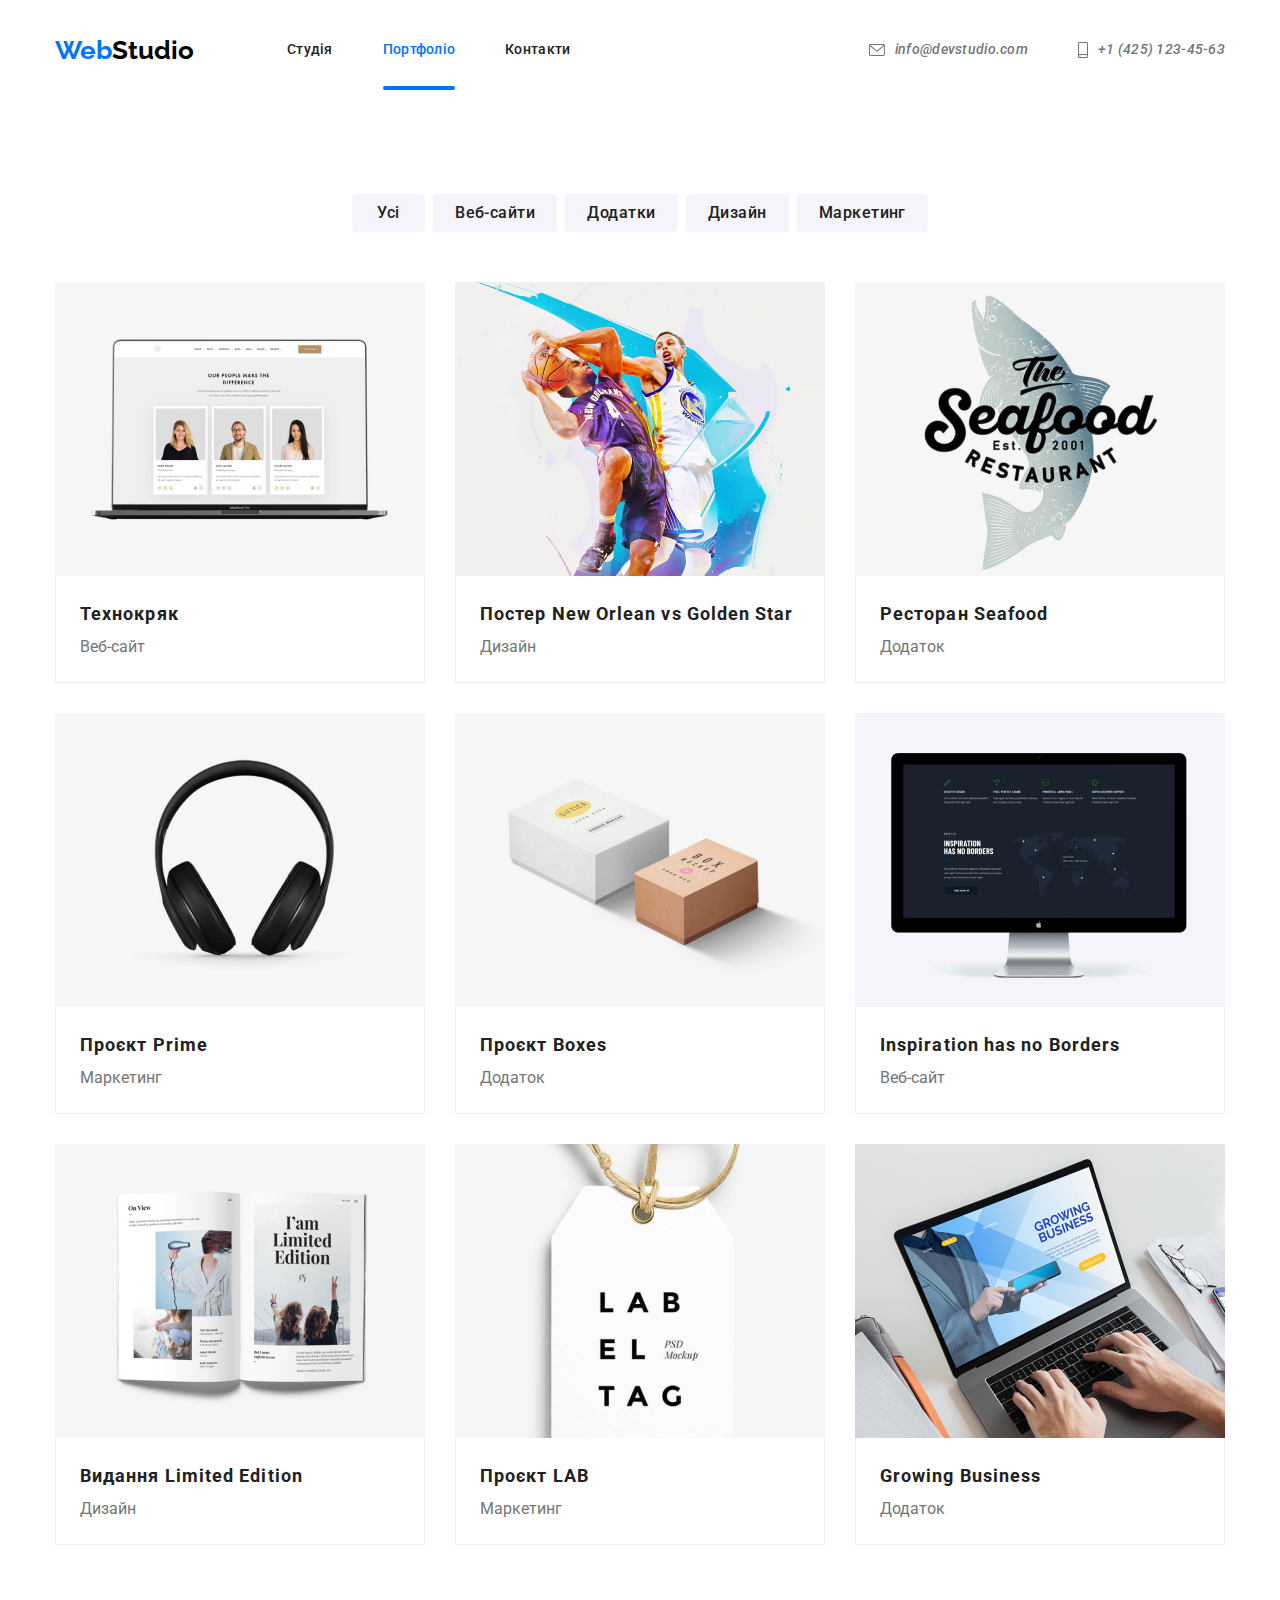
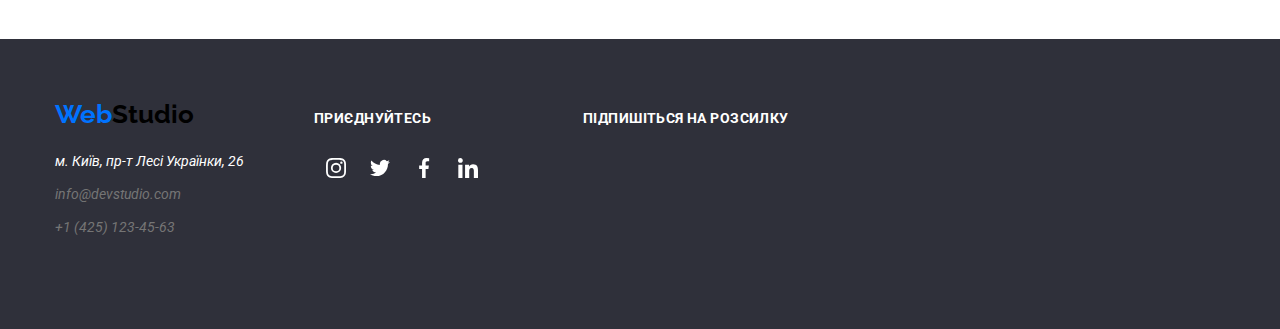
<file: portfolio.html>
<!DOCTYPE html>
<html lang="uk">

<head>
	<meta charset="UTF-8">
	<meta http-equiv="X-UA-Compatible" content="IE=edge">
	<meta name="viewport" content="width=device-width, initial-scale=1.0">
	<title>Document</title>
	<!-- Шрифти -->
	<link rel="preconnect" href="https://fonts.googleapis.com">
	<link rel="preconnect" href="https://fonts.gstatic.com" crossorigin>
	<link href="https://fonts.googleapis.com/css2?family=Raleway:wght@700&family=Roboto:wght@400;500;700;900&display=swap"
		rel="stylesheet">
	<!-- Стилі -->
	<link href="https://cdn.jsdelivr.net/npm/modern-normalize@2.0.0/modern-normalize.min.css" rel="stylesheet">
	<link rel="stylesheet" href="./css/styles.css">
</head>

<body>
	<div class="wrapper">
		<header class="header">
			<div class="container">
				<a href="" class="logo" title="Логотип" rel="noreferrer noopener"><span class="accent">Web</span>Studio</a>
				<nav class="header-menu">
					<ul class="header-list">
						<li class="header-item">
							<a href="./index.html" class="header-link" rel="noreferrer noopener">Студія</a>
						</li>
						<li class="header-item">
							<a href="" class="header-link active" rel="noreferrer noopener">Портфоліо</a>
						</li>
						<li class="header-item">
							<a href="" class="header-link" rel="noreferrer noopener">Контакти</a>
						</li>
					</ul>
				</nav>
				<address class="header-address">
					<a class="address-link" href="mailto:info@devstudio.com" rel="noreferrer noopener">
						<svg class="header-icon envelope">
							<use href="./image/svg/symbol-defs.svg#icon-envelope"></use>
						</svg>
						info@devstudio.com
					</a>
					<a class="address-link" href="tel:+14251234563" rel="noreferrer noopener">
						<svg class="header-icon smartphone">
							<use href="./image/svg/symbol-defs.svg#icon-smartphone"></use>
						</svg>
						+1 (425) 123-45-63
					</a>
				</address>
			</div>
		</header>
		<main class="page">
			<div class="container">
				<section class="category">
					<h1 class="category-title">Секція category</h1>
					<ul class="category-btn btn-list">
						<li class="btn-item"><button type="button" class="btn" type="button">Усі</button></li>
						<li class="btn-item"><button type="button" class="btn" type="button">Веб-сайти</button></li>
						<li class="btn-item"><button type="button" class="btn" type="button">Додатки</button></li>
						<li class="btn-item"><button type="button" class="btn" type="button">Дизайн</button></li>
						<li class="btn-item"><button type="button" class="btn" type="button">Маркетинг</button></li>
					</ul>
					<ul class="category-columns">
						<li class="category-column column">
							<a class="column-link" href="" rel="noreferrer noopener">
								<div class="category-column-active">
									<img class="column-image" width="370" height="294" src="./image/portfolio/img.jpg"
										alt="Веб-сайт Технокряк">
									<p>Ресурс пропонує комплексні пропозиції з різним рівнем функціоналу та сервісів. Все це дозволить
										відвідувачу отримати
										вичерпні відомості про компанію чи приватну особу.</p>
								</div>
								<div class="column-text">
									<h2 class="column-title">Технокряк</h2>
									<p class="column-subtitle">Веб-сайт</p>
								</div>
							</a>
						</li>
						<li class="category-column column">
							<a class="column-link" href="" rel="noreferrer noopener">
								<div class="category-column-active">
									<img class="column-image" width="370" height="294" src="./image/portfolio/img-01.jpg"
										alt="Дизайн Постер New Orlean vs Golden Star">
									<p>Ресурс пропонує комплексні пропозиції з різним рівнем функціоналу та сервісів. Все це дозволить
										відвідувачу отримати
										вичерпні відомості про компанію чи приватну особу.</p>
								</div>
								<div class="column-text">
									<h2 class="column-title">Постер New Orlean vs Golden Star</h2>
									<p class="column-subtitle">Дизайн</p>
								</div>
							</a>
						</li>
						<li class="category-column column">
							<a class="column-link" href="" rel="noreferrer noopener">
								<div class="category-column-active">
									<img class="column-image" width="370" height="294" src="./image/portfolio/img-02.jpg"
										alt="Додаток Ресторан Seafood">
									<p>Ресурс пропонує комплексні пропозиції з різним рівнем функціоналу та сервісів. Все це дозволить
										відвідувачу отримати
										вичерпні відомості про компанію чи приватну особу.</p>
								</div>
								<div class="column-text">
									<h2 class="column-title">Ресторан Seafood</h2>
									<p class="column-subtitle">Додаток</p>
								</div>
							</a>
						</li>
						<li class="category-column column">
							<a class="column-link" href="" rel="noreferrer noopener">
								<div class="category-column-active">
									<img class="column-image" width="370" height="294" src="./image/portfolio/img-03.jpg"
										alt="Маркетинг Проєкт Prime">
									<p>Ресурс пропонує комплексні пропозиції з різним рівнем функціоналу та сервісів. Все це дозволить
										відвідувачу отримати
										вичерпні відомості про компанію чи приватну особу.</p>
								</div>
								<div class="column-text">
									<h2 class="column-title">Проєкт Prime</h2>
									<p class="column-subtitle">Маркетинг</p>
								</div>
							</a>
						</li>
						<li class="category-column column">
							<a class="column-link" href="" rel="noreferrer noopener">
								<div class="category-column-active">
									<img class="column-image" width="370" height="294" src="./image/portfolio/img-04.jpg"
										alt="Додаток Проєкт Boxes">
									<p>Ресурс пропонує комплексні пропозиції з різним рівнем функціоналу та сервісів. Все це дозволить
										відвідувачу отримати
										вичерпні відомості про компанію чи приватну особу.</p>
								</div>
								<div class="column-text">
									<h2 class="column-title">Проєкт Boxes</h2>
									<p class="column-subtitle">Додаток</p>
								</div>
							</a>
						</li>
						<li class="category-column column">
							<a class="column-link" href="" rel="noreferrer noopener">
								<div class="category-column-active">
									<img class="column-image" width="370" height="294" src="./image/portfolio/img-05.jpg"
										alt="Inspiration has no Borders">
									<p>Ресурс пропонує комплексні пропозиції з різним рівнем функціоналу та сервісів. Все це дозволить
										відвідувачу отримати
										вичерпні відомості про компанію чи приватну особу.</p>
								</div>
								<div class="column-text">
									<h2 class="column-title">Inspiration has no Borders</h2>
									<p class="column-subtitle">Веб-сайт</p>
								</div>
							</a>
						</li>
						<li class="category-column column">
							<a class="column-link" href="" rel="noreferrer noopener">
								<div class="category-column-active">
									<img class="column-image" width="370" height="294" src="./image/portfolio/img-06.jpg"
										alt="Видання Limited Edition">
									<p>Ресурс пропонує комплексні пропозиції з різним рівнем функціоналу та сервісів. Все це дозволить
										відвідувачу отримати
										вичерпні відомості про компанію чи приватну особу.</p>
								</div>
								<div class="column-text">
									<h2 class="column-title">Видання Limited Edition</h2>
									<p class="column-subtitle">Дизайн</p>
								</div>
							</a>
						</li>
						<li class="category-column column">
							<a class="column-link" href="" rel="noreferrer noopener">
								<div class="category-column-active">
									<img class="column-image" width="370" height="294" src="./image/portfolio/img-07.jpg"
										alt="Маркетинг Проєкт LAB">
									<p>Ресурс пропонує комплексні пропозиції з різним рівнем функціоналу та сервісів. Все це дозволить
										відвідувачу отримати
										вичерпні відомості про компанію чи приватну особу.</p>
								</div>
								<div class="column-text">
									<h2 class="column-title">Проєкт LAB</h2>
									<p class="column-subtitle">Маркетинг</p>
								</div>
							</a>
						</li>
						<li class="category-column column">
							<a class="column-link" href="" rel="noreferrer noopener">
								<div class="category-column-active">
									<img class="column-image" width="370" height="294" src="./image/portfolio/img-08.jpg"
										alt="Додаток Growing Business">
									<p>Ресурс пропонує комплексні пропозиції з різним рівнем функціоналу та сервісів. Все це дозволить
										відвідувачу отримати
										вичерпні відомості про компанію чи приватну особу.</p>
								</div>
								<div class="column-text">
									<h2 class="column-title">Growing Business</h2>
									<p class="column-subtitle">Додаток</p>
								</div>
							</a>
						</li>
					</ul>
				</section>
			</div>
		</main>
		<footer class="footer">
			<div class="container">
				<div class="footer-column">
					<a href="" class="logo" title="Логотип" rel="noreferrer noopener"><span class="accent">Web</span>Studio</a>
					<address class="footer-address">
						<p>м. Київ, пр-т Лесі Українки, 26</p>
						<a href="mailto:info@devstudio.com">info@devstudio.com</a>
						<a href="tel:+14251234563">+1 (425) 123-45-63</a>
					</address>
				</div>
				<div class="footer-column-social">
					<h3 class="footer-title">приєднуйтесь</h3>
					<ul class="footer-social-list">
						<li class="social-item">
							<a class="social-link" href="" rel="noreferrer noopener">
								<svg class="social-icon icon-footer">
									<use href="./image/svg/symbol-defs.svg#icon-instagram-2"></use>
								</svg>
							</a>
						</li>
						<li class="social-item">
							<a class="social-link" href="" rel="noreferrer noopener">
								<svg class="social-icon icon-footer">
									<use href="./image/svg/symbol-defs.svg#icon-twitter-1"></use>
								</svg>
							</a>
						</li>
						<li class="social-item">
							<a class="social-link" href="" rel="noreferrer noopener">
								<svg class="social-icon icon-footer">
									<use href="./image/svg/symbol-defs.svg#icon-facebook-1"></use>
								</svg>
							</a>
						</li>
						<li class="social-item">
							<a class="social-link" href="" rel="noreferrer noopener">
								<svg class="social-icon icon-footer">
									<use href="./image/svg/symbol-defs.svg#icon-linkedin-1"></use>
								</svg>
							</a>
						</li>
					</ul>
				</div>
				<div class="footer-column-input">
					<h3 class="footer-title">Підпишіться на розсилку</h3>
				</div>
			</div>
		</footer>
	</div>
</body>

</html>
</file>
<file: css/styles.css>
html,
body {
  height: 100%;
  width: 100%;
  font-family: "Roboto", sans-serif;
  color: var(--most-of-color-text);
  font-size: 14px;
  background-color: var(--background-light);
}

.wrapper {
  display: flex;
  flex-direction: column;
  min-height: 100%;
}
/*Обнулення*/
h1,
h2,
h3,
h4,
h5,
h6,
ul,
p {
  padding: 0;
  margin: 0;
  font-size: inherit;
}

input,
button,
textarea {
  font-family: inherit;
}

input::-ms-clear {
  display: none;
}
button {
  cursor: pointer;
}
button::-moz-focus-inner {
  padding: 0;
  border: 0;
}
a,
a:visited {
  text-decoration: none;
}
a:hover {
  text-decoration: none;
}
ul li {
  list-style: none;
}
img {
  vertical-align: top;
}

/*--------------------*/

button {
  border: none;
}
/* --------------------------- */
ul {
  list-style-type: none;
}

/* Скритий елемент сторінки */
.features .page-title,
.category-title,
.checkbox-text {
  position: absolute;
  width: 1px;
  height: 1px;
  margin: -1px;
  border: 0;
  padding: 0;
  white-space: nowrap;
  overflow: hidden;
}

a {
  text-decoration: none;
}
/* ----------Ширина-контенту---------------------- */
.container {
  margin: 0 auto;
  max-width: 1200px;
  padding: 0 15px;
}

/* ---------Колір лого------------- */
:root {
  --brend-color: #0073ff;
  --most-of-color-text: #757575;
  /* ---------колір-тексту-світлий--- */
  --header-color-light: #ffffff;
  --title-light: #ffffff;
  --logo-light: #ffffff;

  /* ---------колір-тексту-темний--- */
  --header-color-dark: #212121;
  --title-dark: #212121;
  --logo-dark: #000000;

  /* ---------колір-фону-світлий--- */
  --background-light: #ffffff;
  --background-team-light: #f5f4fa;
  /* ---------колір-фону-темний--- */
  --background-dark: #2f303a;
  --background-team-dark: #2f303a;
  /* ---------transition--- */
  --transition-duration: 500ms;
  --transition-timing-function: cubic-bezier(0.4, 0, 0.2, 1);
  /* ---------header-padding-elements--------------- */
  --padding: 32px 0;
}

/* -------------page-title------------------------- */

.page-title {
  font-size: 36px;
  line-height: calc(42 / 36 * 100%);
  color: var(--title-dark);
  text-align: center;
  margin: 0 0 50px 0;
}
/* ------------------------------------------- */
.header {
  background-color: var(--header-color-light);
}

.header > .container {
  display: flex;
  align-items: center;
}
.logo {
  display: inline-block;
  font-family: "Raleway", sans-serif;
  font-weight: 700;
  font-size: 26px;
  line-height: calc(31 / 26 * 100%);
  text-decoration: none;
  color: var(--logo-dark);
}
.logo > .accent {
  color: var(--brend-color);
}
.header-menu {
  margin-left: 93px;
}
.header-list {
  display: flex;
  flex-wrap: wrap;
  gap: 50px;
  row-gap: 20px;
}
.header-item {
  position: relative;
}
.header-link {
  font-weight: 500;
  display: inline-block;
  padding: var(--padding);
  line-height: calc(16 / 14 * 100%);
  letter-spacing: 0.02em;
  color: var(--header-color-dark);
  transition: color var(--transition-duration) var(--transition-timing-function);
}

.header-link:hover,
.header-link:focus {
  color: var(--brend-color);
}
.active {
  color: var(--brend-color);
}

.active::after {
  position: absolute;
  bottom: 0;
  left: 0;
  content: "";
  width: 100%;
  height: 4px;
  border-radius: 2px;
  background-color: var(--brend-color);
}
.header-address {
  padding: 0 0 0 20px;
  display: flex;
  flex-wrap: wrap;
  column-gap: 50px;
  row-gap: 25px;
  margin-left: auto;
  margin-top: 10px;
  margin-bottom: 10px;
}

.address-link {
  font-weight: 500;
  padding: var(--padding);
  line-height: calc(16 / 14 * 100%);
  letter-spacing: 0.02em;
  color: inherit;
  display: flex;
  align-items: center;
  justify-content: center;
  transition: color var(--transition-duration) var(--transition-timing-function);
}
.address-link:hover,
.address-link:focus {
  color: #2196f3;
}
/* -------svg------------------- */
.header-icon {
  margin-right: 10px;
  fill: #757575;
  transition: fill var(--transition-duration) var(--transition-timing-function);
}
.header-icon.envelope {
  width: 16px;
  height: 12px;
}
.header-icon.smartphone {
  width: 10px;
  height: 16px;
}

.address-link:hover .header-icon,
.address-link:focus .header-icon {
  fill: #2196f3;
}
/* ---------------------------- */
.page {
  flex-grow: 1;
}

/* ------------hero---------------- */
.hero {
  background-color: #2f303a;
  display: block;
  background-image: url(../image/hero/Img\ Overlay.png),
    url(../image/hero/Img.jpg);
  background-size: cover;
  background-position: top;
  background-repeat: no-repeat;
}

.hero .container {
  text-align: center;
  padding: 200px 0;
  display: flex;
  flex-direction: column;
  align-items: center;
}
.hero-title {
  font-weight: 900;
  font-size: 44px;
  line-height: calc(60 / 44 * 100%);
  letter-spacing: 0.06em;
  text-transform: uppercase;
  color: var(--title-light);
  margin: 0 0 30px 0;
  max-width: 696px;
}
.hero_btn {
  display: flex;
  min-height: 50px;
  padding: 0 32px;
  align-items: center;
  justify-content: center;
  font-weight: 700;
  font-size: 16px;
  line-height: calc(30 / 14 * 100%);
  letter-spacing: 0.06em;
  color: var(--background-light);
  background-color: var(--brend-color);
  box-shadow: 0px 4px 4px rgba(0, 0, 0, 0.15);
  border-radius: 4px;
  transition: background-color var(--transition-duration)
    var(--transition-timing-function);
}
.hero_btn:hover,
.hero_btn:focus {
  background-color: #188ce8;
}
/* --------Модальне вікно------------ */
.backdrop {
  position: fixed;
  top: 0;
  left: 0;
  width: 100vw;
  height: 100vh;
  background-color: rgba(0, 0, 0, 0.2);
  z-index: 3;
  pointer-events: fill;
  opacity: 1;
  transition: opacity var(--transition-duration)
      var(--transition-timing-function),
    transform var(--transition-duration) var(--transition-timing-function);
}
.is-hidden {
  opacity: 0;
  pointer-events: none;
}
.is-hidden .modal {
  transform: translate(0%, 0%) scale(0.5);
}
.modal {
  position: relative;
  margin-left: auto;
  margin-right: auto;
  /* top: 10%; */
  padding: 40px;
  max-width: 528px;
  border-radius: 4px;
  background-color: #ffffff;
  transition: transform var(--transition-duration)
    var(--transition-timing-function);
  box-shadow: 0px 2px 1px 0px rgba(0, 0, 0, 0.2),
    0px 1px 1px 0px rgba(0, 0, 0, 0.14), 0px 1px 3px 0px rgba(0, 0, 0, 0.12);
}
.modal_close {
  position: absolute;
  top: 8px;
  right: 8px;
  background-color: white;
  padding: 0;
  width: 30px;
  height: 30px;
  border-radius: 50%;
  display: flex;
  align-items: center;
  justify-content: center;
  border: 1px solid rgba(179, 179, 179, 0.582);
}
.close-svg {
  width: 30px;
  height: 30px;
}
.close-svg svg {
  width: 100%;
  height: 100%;
}
.form-text {
  text-align: center;
  color: var(--title-dark);
  font-size: 20px;
  font-weight: 700;
  letter-spacing: 0.6px;
  margin-bottom: 12px;
}
/* -----inputs------ */
.modal-inputs {
  margin-bottom: 20px;
}

.modal-label {
  display: flex;
  flex-direction: column;
  color: #757575;
  font-size: 12px;
  letter-spacing: 0.12px;
  margin-bottom: 10px;
  position: relative;
}
.modal-label:hover .modal-input,
.modal-label:focus .modal-input {
  outline: 2px solid var(--brend-color);
}
.label-text {
  margin-bottom: 4px;
}
.modal-input {
  padding: 10px 0px 10px 35px;
  border-radius: 5px;
  background-color: white;
  border: none;
  outline: 1px solid var(--most-of-color-text);
}
.modal-input:hover,
.modal-input:focus {
  outline: 2px solid var(--brend-color);
}
.modal-input:hover + .input-svg, 
.modal-input:focus + .input-svg {
  fill: var(--brend-color);
}
.modal-textarea {
  border-radius: 5px;
  background-color: white;
  padding: 12px 16px;
  height: 120px;
  min-width: 100%;
  border: none;
  outline: 1px solid var(--most-of-color-text);
}
.modal-textarea:hover,
.modal-textarea :focus {
  outline: 2px solid var(--brend-color);
}

/* ---checkbox------------------------- */
.checkbox-label {
  display: flex;
  align-items: center;
}
.modal-checkbox {
  display: flex;
  align-items: center;
  margin-bottom: 30px;
}
.modal-check {
  width: 0;
  height: 0;
  top: 0;
  left: 0; */
  visibility: hidden;
}


.castom-check{
  display: inline-block;
  width: 16px;
  height: 15px;
  margin-right: 10px;
  position: relative;
}
.castom-check::before {
  content: " ";
  position: absolute;
  border-radius: 4px;
  border: 2px solid #000;
  background-size: contain;
  background-position: center;
  background-repeat: no-repeat;
  width: 100%;
  height: 100%;
}
.modal-check:checked + .castom-check::before{
  background-image: url(../image/svg/Vector\ \(1\).svg);
  background-color: var(--brend-color);
  border: none;
}
.checkbox-link {
  color: var(--brend-color);
  font-weight: 400;
  letter-spacing: 0.42px;
  text-decoration-line: underline;
  transition: text-shadow ease 0.2s;
  margin-left: 4px;
}

.checkbox-link:hover {
  text-shadow: 0.3px 0.3px 0.5px var(--brend-color), -0.3px -0.3px 0.5px var(--brend-color);
}

/* --input-svg--------------- */
.input-svg {
  width: 18px;
  height: 18px;
  position: absolute;
  bottom: 0;
  left: 12px;
  transform: translate(-0%, -50%);
  transition: fill var(--transition-duration) var(--transition-timing-function);
}
.input-svg svg{
  width: 100%;
  height: 100%;
}

/* ---------- */
.form-button {
  display: flex;
  min-height: 50px;
  margin: 0 auto;
  padding: 0 52px;
  align-items: center;
  justify-content: center;
  font-weight: 700;
  font-size: 16px;
  line-height: calc(30 / 14 * 100%);
  letter-spacing: 0.06em;
  color: var(--background-light);
  background-color: var(--brend-color);
  box-shadow: 0px 4px 4px rgba(0, 0, 0, 0.15);
  border-radius: 4px;
  transition: background-color var(--transition-duration)
    var(--transition-timing-function);
}

.form-button:hover,
.form-button:focus {
  background-color: #188ce8;
}
/* ---------------------------- */
.features {
  padding: 94px 0;
}
.features-list {
  display: flex;
  margin: 0 -15px;
  flex-wrap: wrap;
  row-gap: 50px;
}

.features-item {
  padding: 0 15px;
  flex: 0 1 25%;
}

.features-icon-block {
  background-color: #f5f4fa;
  width: 100%;
  height: 120px;
  display: flex;
  align-items: center;
  justify-content: center;
}
.features-icon {
  width: 70px;
  height: 70px;
}

.features-item-title {
  font-weight: 700;
  line-height: calc(16 / 14 * 100%);
  text-transform: uppercase;
  color: var(--title-dark);
  margin-top: 30px;
  margin-bottom: 10px;
}
.features-item > p {
  font-weight: 400;
  line-height: 24px;
}

/* -------------box--------------- */
.box {
  padding: 0 0 94px 0;
}
.box-list {
  display: flex;
  margin: 0 -15px;
  flex-wrap: wrap;
  justify-content: center;
  row-gap: 30px;
}
.box-item {
  padding: 0 15px;
}

.box-item-image {
  position: relative;
}
.box-item img {
  display: block;
  width: 100%;
  height: 100%;
  object-fit: cover;
}
.box-item-text {
  position: absolute;
  bottom: 0;
  left: 0;
  color: var(--title-light);
  font-weight: 700;
  letter-spacing: 0.42px;
  text-transform: uppercase;
  width: 100%;
  display: flex;
  align-items: center;
  justify-content: center;
  padding: 24px 0;
  background-color: rgba(47, 48, 58, 0.8);
}
/* ------------team---------------- */
.team {
  background-color: var(--background-team-light);
  padding: 94px 0;
}
.team-list {
  display: flex;
  margin: 0 -15px;
  flex-wrap: wrap;
  justify-content: center;
  row-gap: 30px;
}
.team-item {
  padding: 0 15px;
}
.team-column {
  background-color: var(--background-light);
  border-radius: 0px 0px 4px 4px;
  box-shadow: 0px 2px 1px 0px rgba(0, 0, 0, 0.2),
    0px 1px 1px 0px rgba(0, 0, 0, 0.14), 0px 1px 3px 0px rgba(0, 0, 0, 0.12);
  padding: 0 0 30px;
  text-align: center;
}
.team-image {
  display: block;
  height: 260px;
  background-color: var(--most-of-color-text);
}
.team-title {
  font-weight: 500;
  font-size: 16px;
  line-height: calc(19 / 16 * 100%);
  color: var(--title-dark);
  margin: 30px 0 10px 0;
}

.team-column > p {
  font-weight: 400;
  font-size: 16px;
  line-height: calc(19 / 16 * 100%);
}
.team-column > p:not(:last-child) {
  margin-bottom: 25px;
}

/* .team-list-social {
} */
.social-list {
  display: flex;
  gap: 10px;
  justify-content: center;
  align-items: center;
}
.social-item {
  width: 44px;
  height: 44px;
}

.social-link {
  display: flex;
  align-items: center;
  justify-content: center;
  height: 100%;
  border-radius: 50%;
  transition: background-color var(--transition-duration)
    var(--transition-timing-function);
}
.social-link:hover,
.social-link:focus {
  background-color: #2196f3;
}

.social-icon {
  width: 20px;
  height: 20px;
  fill: #afb1b8;
  transition: fill var(--transition-duration) var(--transition-timing-function);
}
.social-link:hover .social-icon,
.social-link:focus .social-icon {
  fill: #ffffff;
}
/* --------------------Portfolio--------------------------------------------- */
.category {
  padding: 94px 0;
}
/* .category-title {
} */
.category-btn {
  margin: 0 0 50px 0;
}
.btn-list {
  display: flex;
  justify-content: center;
  gap: 8px;
  row-gap: 8px;
  flex-wrap: wrap;
}
/* .btn-item {
} */
.btn {
  display: inline-block;
  font-weight: 500;
  font-size: 16px;
  line-height: calc(26 / 16 * 100%);
  letter-spacing: 0.03em;
  color: #212121;
  background-color: #f5f4fa;
  border-radius: 4px;
  padding: 6px 22px;
  min-width: 73px;
  transition: background-color var(--transition-duration)
      var(--transition-timing-function),
    box-shadow var(--transition-duration) var(--transition-timing-function),
    color var(--transition-duration) var(--transition-timing-function);
}

.btn:hover,
.btn:focus {
  color: #ffffff;
  background-color: #2196f3;
  box-shadow: 0px 3px 1px rgba(0, 0, 0, 0.1), 0px 1px 2px rgba(0, 0, 0, 0.08),
    0px 2px 2px rgba(0, 0, 0, 0.12);
}
/* ----------------------- */
.category-columns {
  display: flex;
  margin: 0 -15px;
  row-gap: 30px;
  flex-wrap: wrap;
}
/* .category-column {
} */
.column {
  padding: 0 15px;
  flex: 0 1 33.33333333%;
  min-width: 370px;
  display: flex;
}
/* --------- */
.column-link {
  display: flex;
  flex-direction: column;
}

.column-image {
  display: block;
  max-width: 100%;
}
.category-column-active {
  position: relative;
  overflow: hidden;
}
.category-column-active::after {
  content: "";
  width: 100%;
  height: 100%;
  background-color: rgba(33, 150, 243, 0.9);
  position: absolute;
  top: 100%;
  left: 0;
  z-index: 1;
  transition: top var(--transition-duration) var(--transition-timing-function);
}
.column-link:hover .category-column-active::after {
  top: 0;
}
.category-column-active > p {
  position: absolute;
  top: 100%;
  left: 0;
  padding: 63px 24px;
  color: #fff;
  font-size: 18px;
  font-weight: 400;
  line-height: calc(28 / 18 * 100%);
  letter-spacing: 0.54px;
  z-index: 2;
  transition: top var(--transition-duration) var(--transition-timing-function);
}
.column-link:hover .category-column-active > p {
  top: 0;
}
.column-text {
  padding: 20px 24px;
  border: 1px solid #eee;
  border-top: none;
  flex: 1 1 auto;
  transition: box-shadow var(--transition-duration)
    var(--transition-timing-function);
}
.column-link:hover .column-text {
  box-shadow: 1px 4px 6px 0px rgba(0, 0, 0, 0.16),
    0px 4px 4px 0px rgba(0, 0, 0, 0.06), 0px 1px 1px 0px rgba(0, 0, 0, 0.12);
}
.column-title {
  font-weight: 700;
  font-size: 18px;
  line-height: calc(36 / 18 * 100%);
  letter-spacing: 0.06em;
  color: var(--header-color-dark);
}
.column-subtitle {
  font-size: 16px;
  line-height: calc(30 / 16 * 100%);
  color: var(--most-of-color-text);
}

/* ---------------------------- */
.clients {
  padding: 94px 0;
}

.clients-columns {
  display: flex;
  flex-wrap: wrap;
  align-items: center;
  justify-content: center;
  margin: 0 -15px;
  gap: 30px;
}
/* .clients-column {
} */
.clients-link {
  border-radius: 4px;
  border: 1px solid #afb1b8;
  width: 170px;
  height: 92px;
  display: flex;
  align-items: center;
  justify-content: center;
  transition: border var(--transition-duration)
    var(--transition-timing-function);
}
.clients-link:hover,
.clients-link:focus {
  border: 1px solid #2196f3;
}
.clients-icon {
  fill: #afb1b8;
  transition: fill var(--transition-duration) var(--transition-timing-function);
}
.clients-link:hover .clients-icon,
.clients-link:focus .clients-icon {
  fill: #2196f3;
}

/* ---------------------------- */
.footer {
  background-color: #2f303a;
  padding: 60px 0 90px 0;
}
.footer > .container {
  display: flex;
}
.footer .logo {
  margin: 0 0 20px 0;
}

.footer-address > p {
  font-weight: 400;
  line-height: calc(24 / 14 * 100%);
  color: #ffffff;
}
.footer-address > p:not(:last-child) {
  margin: 0 0 9px 0;
}
.footer-address > a {
  display: block;
  font-weight: 400;
  color: inherit;
  line-height: calc(24 / 14 * 100%);
}
.footer-address > a:not(:last-child) {
  margin: 0 0 9px 0;
}

.footer-column-social {
  margin-left: 70px;
}
.footer-title {
  margin: 11px 0 20px 0;
  color: var(--title-light);
  font-weight: 700;
  letter-spacing: 0.42px;
  text-transform: uppercase;
}
.footer-social-list {
  display: flex;
}
.icon-footer {
  fill: #ffffff;
}
/* --------------------------- */
.footer-column-input {
  margin-left: 93px;
}
</file>
